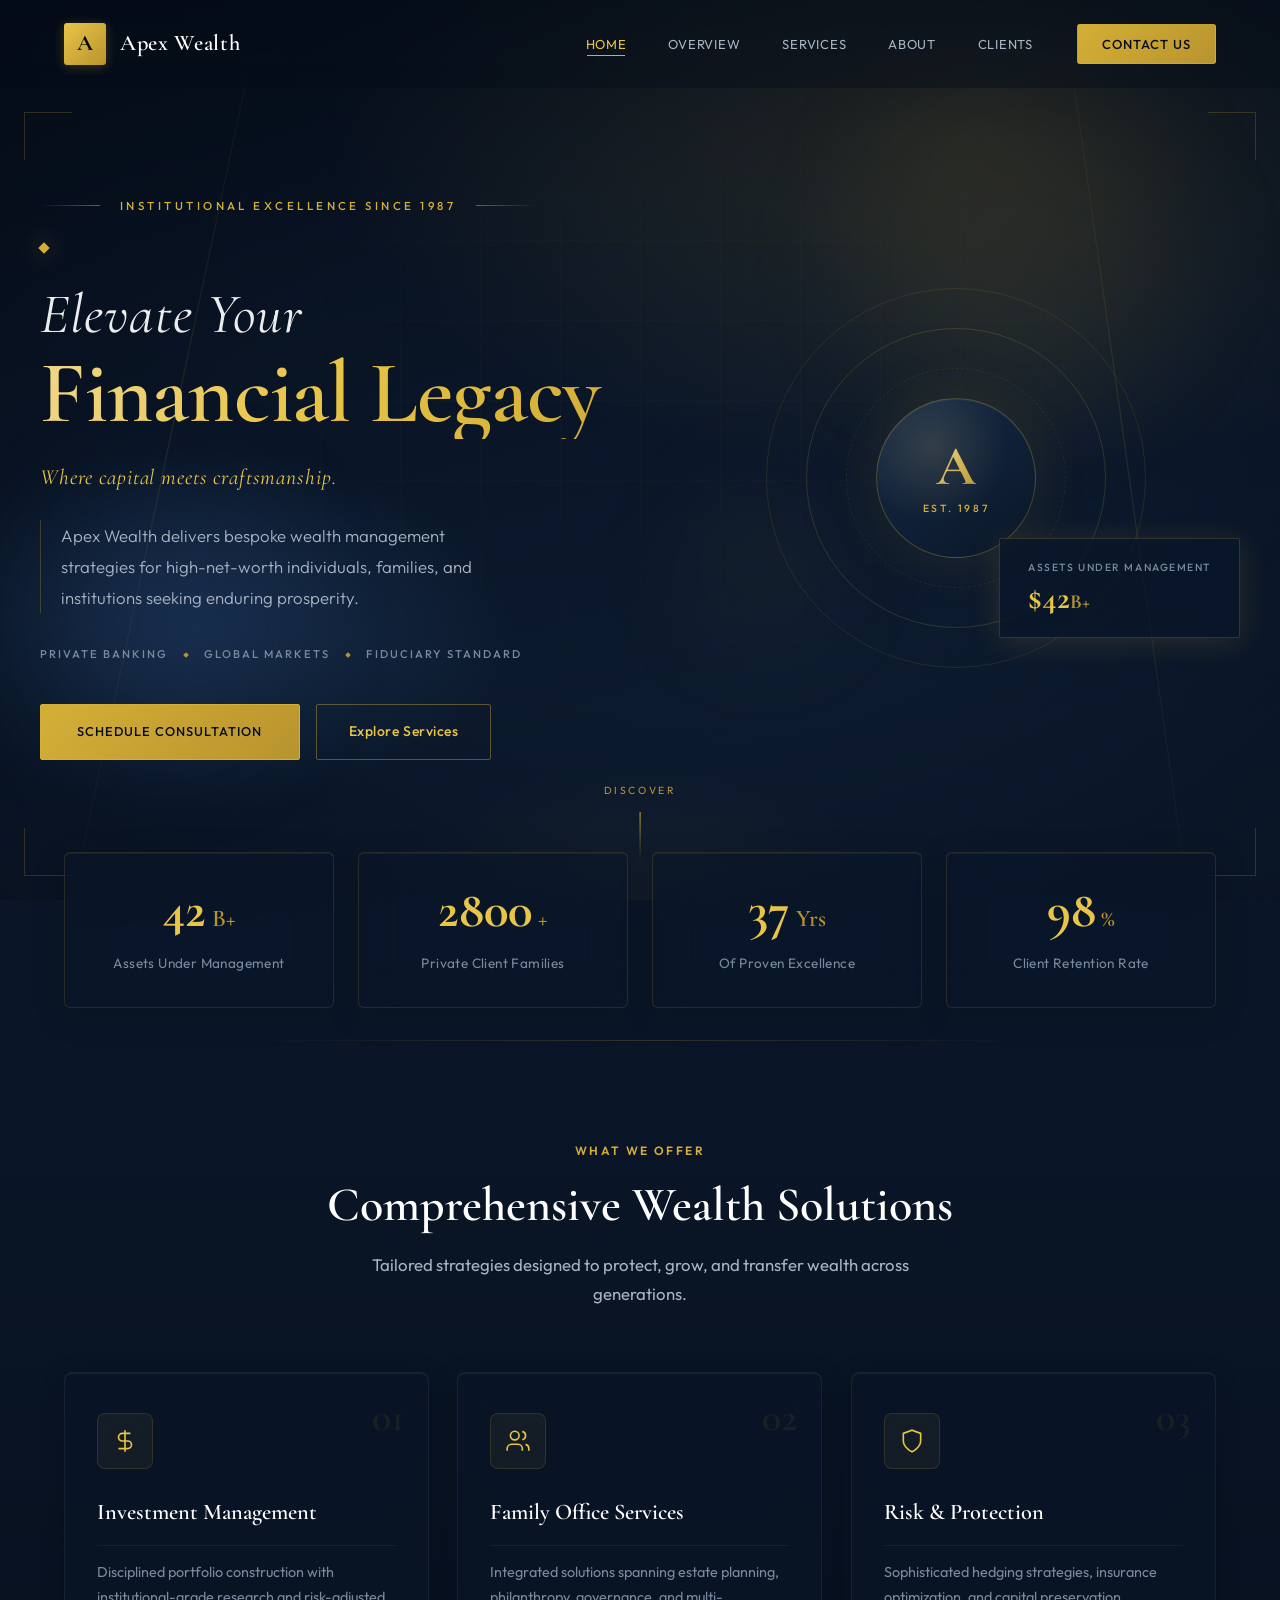
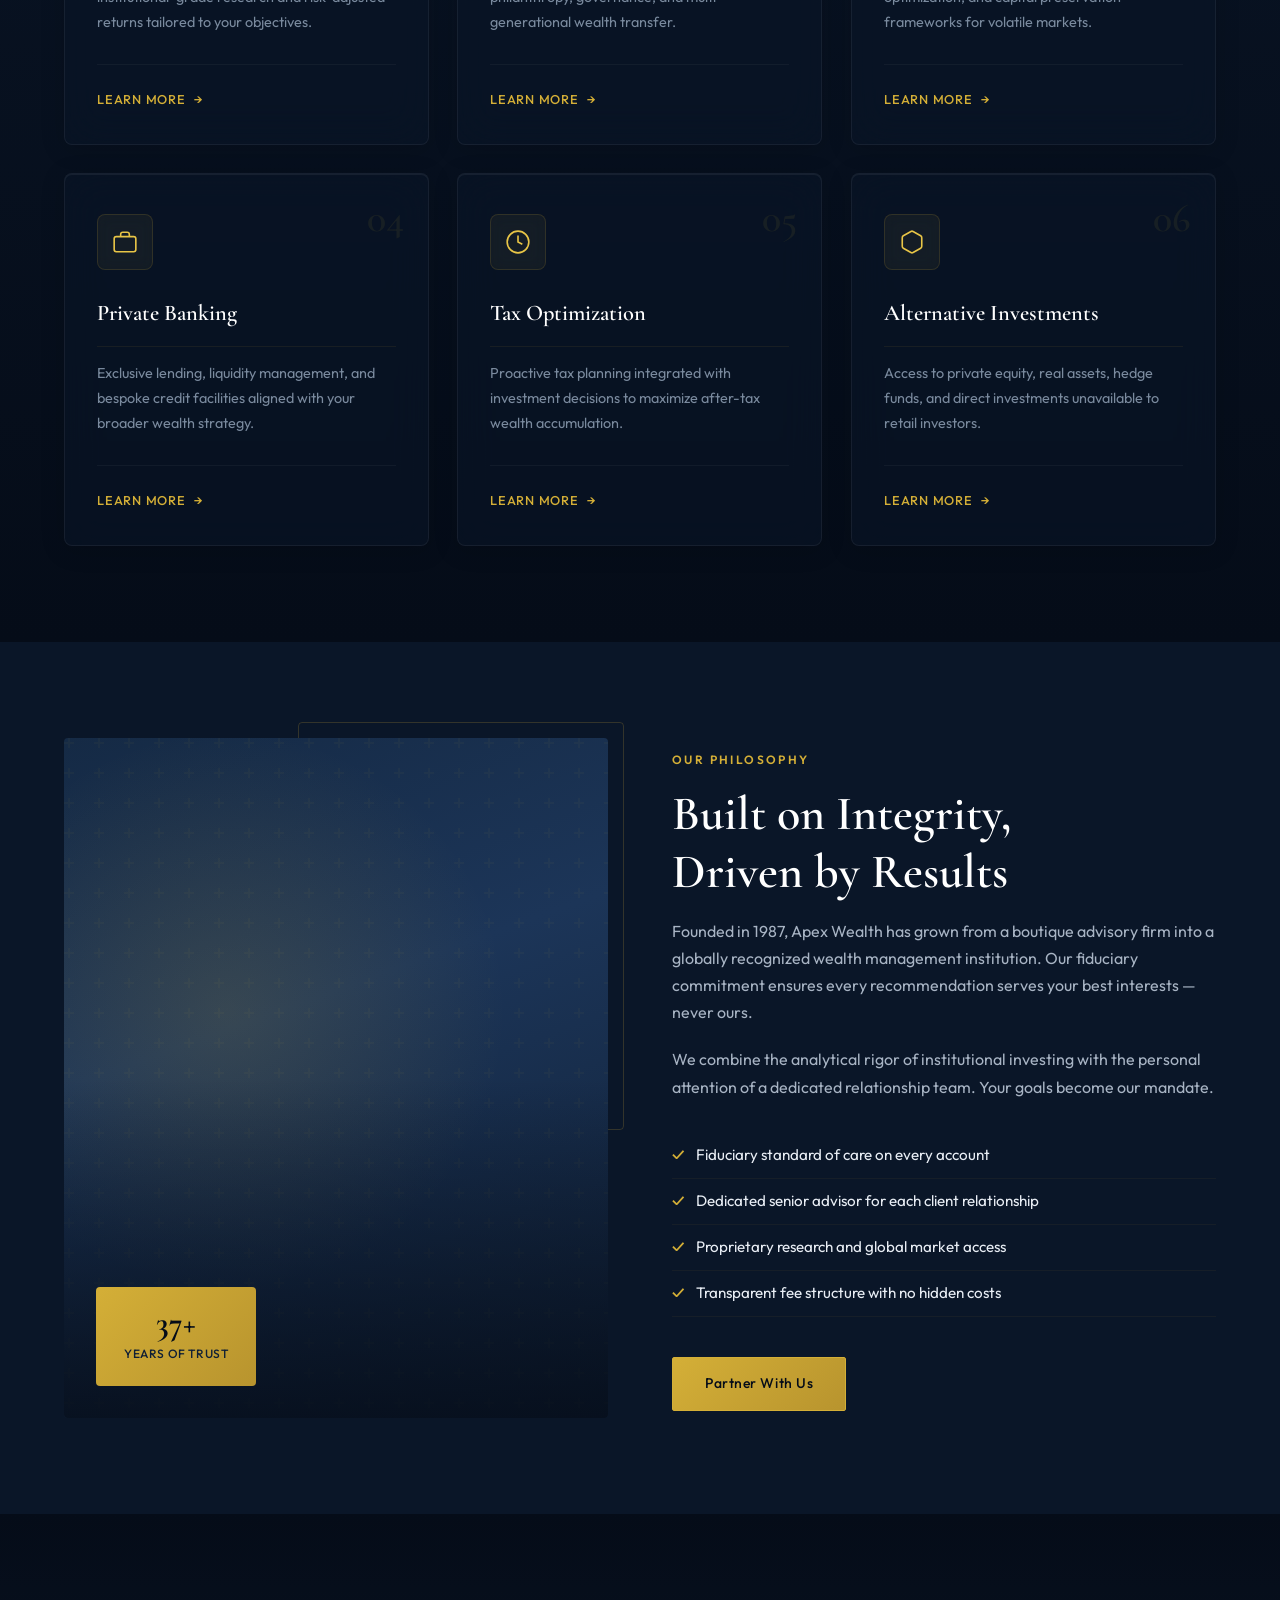
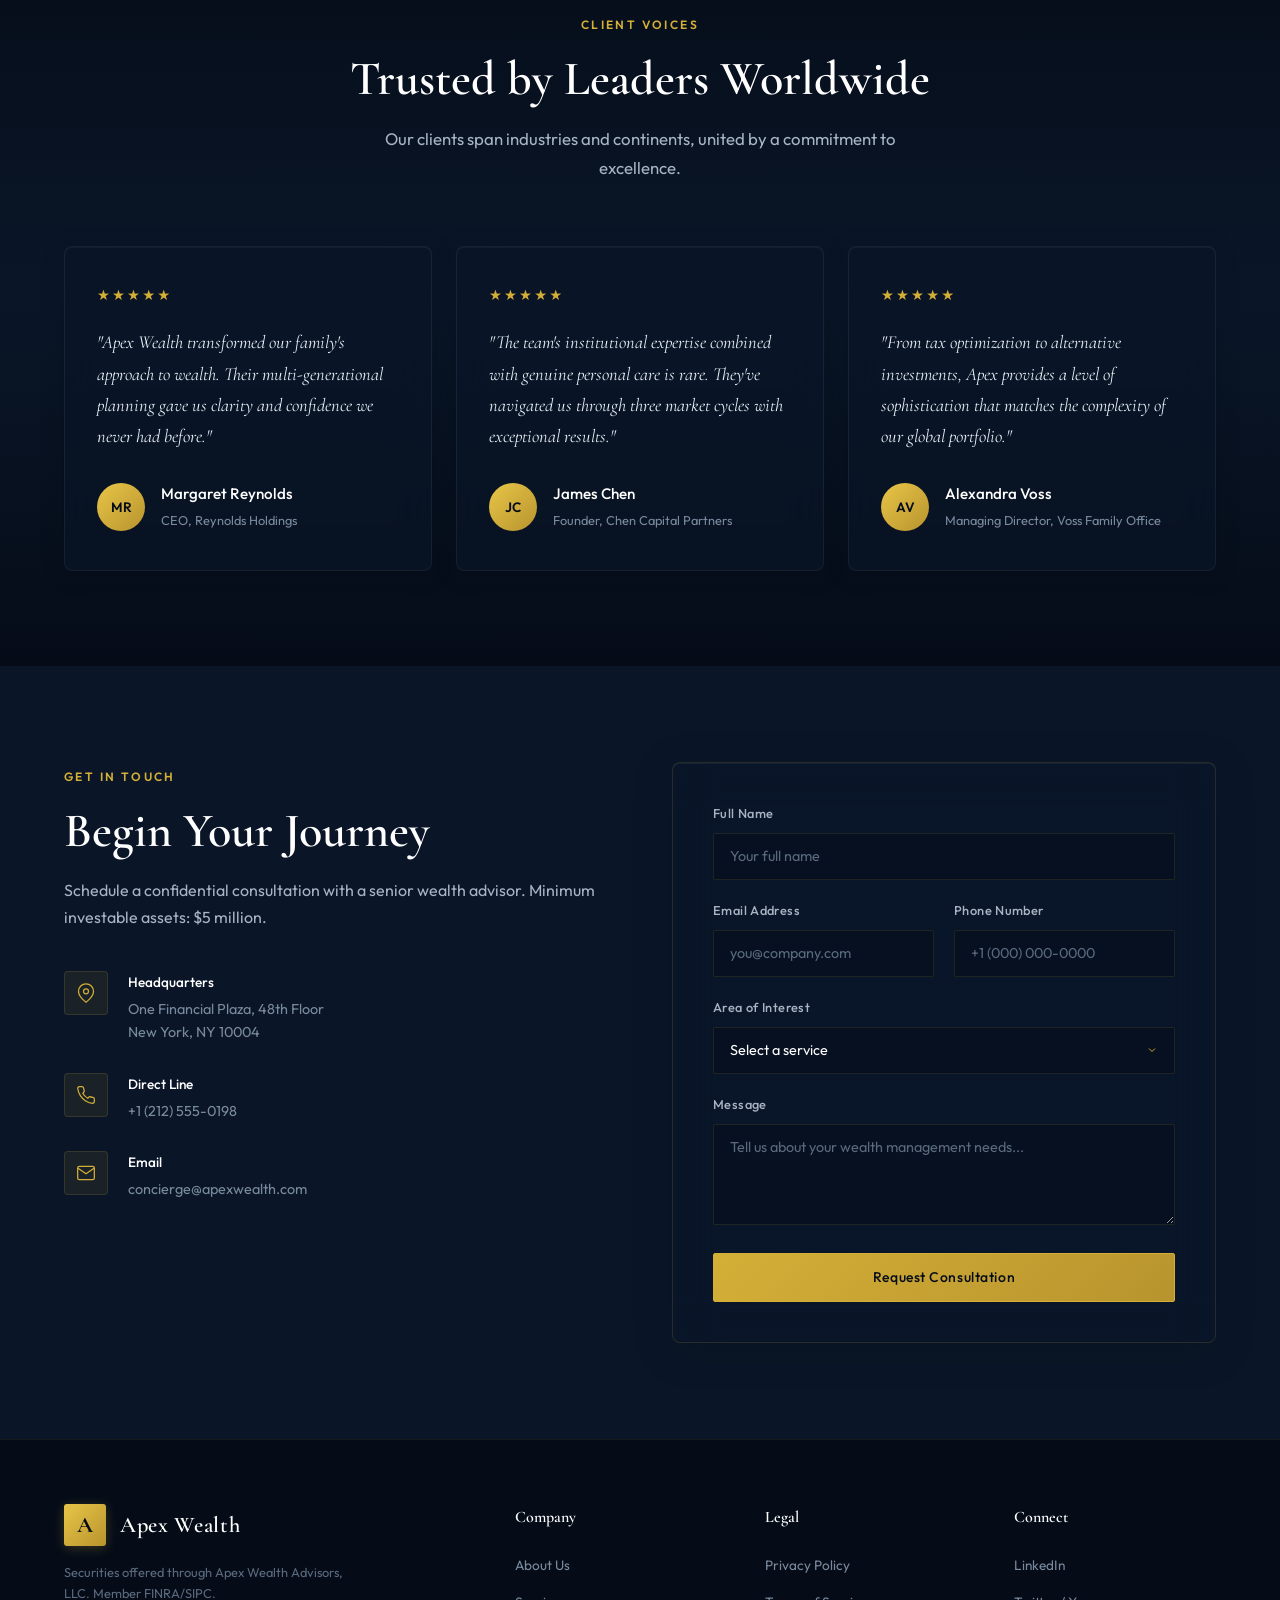
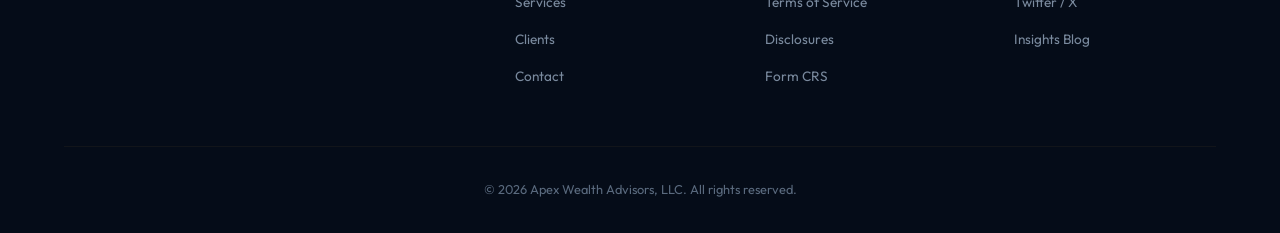
<file: index.html>
<!DOCTYPE html>
<html lang="en">
<head>
  <meta charset="UTF-8">
  <meta name="viewport" content="width=device-width, initial-scale=1.0">
  <meta name="description" content="Apex Wealth — Premier wealth management for discerning clients. Institutional expertise, personalized strategy, lasting legacy.">
  <title>Apex Wealth | Premier Wealth Management</title>
  <link rel="preconnect" href="https://fonts.googleapis.com">
  <link rel="preconnect" href="https://fonts.gstatic.com" crossorigin>
  <link href="https://fonts.googleapis.com/css2?family=Cormorant+Garamond:ital,wght@0,400;0,600;0,700;1,400&family=Outfit:wght@300;400;500;600&display=swap" rel="stylesheet">
  <link rel="stylesheet" href="style.css">
</head>
<body>

  <!-- Navigation -->
  <header class="header" id="header">
    <nav class="nav container">
      <a href="#hero" class="nav__logo">
        <span class="nav__logo-icon">A</span>
        <span class="nav__logo-text">Apex Wealth</span>
      </a>

      <ul class="nav__menu" id="nav-menu">
        <li><a href="#hero" class="nav__link active">Home</a></li>
        <li><a href="#stats" class="nav__link">Overview</a></li>
        <li><a href="#services" class="nav__link">Services</a></li>
        <li><a href="#about" class="nav__link">About</a></li>
        <li><a href="#testimonials" class="nav__link">Clients</a></li>
        <li><a href="#contact" class="nav__link nav__link--cta">Contact Us</a></li>
      </ul>

      <button class="nav__toggle" id="nav-toggle" aria-label="Toggle navigation menu" aria-expanded="false">
        <span></span>
        <span></span>
        <span></span>
      </button>
    </nav>
  </header>

  <main>

    <!-- Hero -->
    <section class="hero" id="hero">
      <div class="hero__bg">
        <div class="hero__gradient"></div>
        <div class="hero__pattern"></div>
        <div class="hero__vignette"></div>
        <div class="hero__beam hero__beam--1"></div>
        <div class="hero__beam hero__beam--2"></div>
        <div class="hero__orb hero__orb--1"></div>
        <div class="hero__orb hero__orb--2"></div>
        <div class="hero__orb hero__orb--3"></div>
      </div>

      <div class="hero__frame">
        <span class="hero__corner hero__corner--tl"></span>
        <span class="hero__corner hero__corner--tr"></span>
        <span class="hero__corner hero__corner--bl"></span>
        <span class="hero__corner hero__corner--br"></span>
      </div>

      <div class="hero__inner container">
        <div class="hero__content">
          <div class="hero__eyebrow reveal">
            <span class="hero__eyebrow-line"></span>
            <span class="hero__eyebrow-text">Institutional Excellence Since 1987</span>
            <span class="hero__eyebrow-line"></span>
          </div>

          <div class="hero__divider reveal" aria-hidden="true">
            <span class="hero__divider-diamond"></span>
          </div>

          <h1 class="hero__title reveal">
            <span class="hero__title-line">Elevate Your</span>
            <span class="hero__title-accent">Financial Legacy</span>
          </h1>

          <p class="hero__tagline reveal">Where capital meets craftsmanship.</p>

          <p class="hero__subtitle reveal">
            Apex Wealth delivers bespoke wealth management strategies for high-net-worth individuals, families, and institutions seeking enduring prosperity.
          </p>

          <div class="hero__credentials reveal">
            <span class="hero__credential">Private Banking</span>
            <span class="hero__credential-sep"></span>
            <span class="hero__credential">Global Markets</span>
            <span class="hero__credential-sep"></span>
            <span class="hero__credential">Fiduciary Standard</span>
          </div>

          <div class="hero__actions reveal">
            <a href="#contact" class="btn btn--primary btn--luxury">Schedule Consultation</a>
            <a href="#services" class="btn btn--outline">Explore Services</a>
          </div>
        </div>

        <div class="hero__visual reveal" aria-hidden="true">
          <div class="hero__visual-ring hero__visual-ring--1"></div>
          <div class="hero__visual-ring hero__visual-ring--2"></div>
          <div class="hero__visual-ring hero__visual-ring--3"></div>
          <div class="hero__visual-core">
            <span class="hero__visual-icon">A</span>
            <span class="hero__visual-label">Est. 1987</span>
          </div>
          <div class="hero__visual-card">
            <span class="hero__visual-card-label">Assets Under Management</span>
            <span class="hero__visual-card-value">$42<span>B+</span></span>
          </div>
        </div>
      </div>

      <div class="hero__scroll">
        <span>Discover</span>
        <div class="hero__scroll-line"></div>
      </div>
    </section>

    <!-- Statistics -->
    <section class="stats" id="stats">
      <div class="container">
        <div class="stats__grid">
          <div class="stat-card reveal reveal-scale">
            <span class="stat-card__number" data-target="42">0</span>
            <span class="stat-card__suffix">B+</span>
            <p class="stat-card__label">Assets Under Management</p>
          </div>
          <div class="stat-card reveal reveal-scale">
            <span class="stat-card__number" data-target="2800">0</span>
            <span class="stat-card__suffix">+</span>
            <p class="stat-card__label">Private Client Families</p>
          </div>
          <div class="stat-card reveal reveal-scale">
            <span class="stat-card__number" data-target="37">0</span>
            <span class="stat-card__suffix">Yrs</span>
            <p class="stat-card__label">Of Proven Excellence</p>
          </div>
          <div class="stat-card reveal reveal-scale">
            <span class="stat-card__number" data-target="98">0</span>
            <span class="stat-card__suffix">%</span>
            <p class="stat-card__label">Client Retention Rate</p>
          </div>
        </div>
      </div>
    </section>

    <!-- Services -->
    <section class="services section" id="services">
      <div class="container">
        <div class="section__header reveal reveal-fade">
          <span class="section__eyebrow">What We Offer</span>
          <h2 class="section__title">Comprehensive Wealth Solutions</h2>
          <p class="section__desc">Tailored strategies designed to protect, grow, and transfer wealth across generations.</p>
        </div>

        <div class="services__grid">
          <article class="service-card reveal reveal-scale">
            <span class="service-card__shine"></span>
            <span class="service-card__index">01</span>
            <div class="service-card__icon">
              <svg viewBox="0 0 24 24" fill="none" stroke="currentColor" stroke-width="1.5"><path d="M12 2v20M17 5H9.5a3.5 3.5 0 0 0 0 7h5a3.5 3.5 0 0 1 0 7H6"/></svg>
            </div>
            <h3 class="service-card__title">Investment Management</h3>
            <p class="service-card__desc">Disciplined portfolio construction with institutional-grade research and risk-adjusted returns tailored to your objectives.</p>
            <div class="service-card__footer">
              <a href="#contact" class="service-card__link">Learn more <span>&rarr;</span></a>
            </div>
          </article>

          <article class="service-card reveal reveal-scale">
            <span class="service-card__shine"></span>
            <span class="service-card__index">02</span>
            <div class="service-card__icon">
              <svg viewBox="0 0 24 24" fill="none" stroke="currentColor" stroke-width="1.5"><path d="M16 21v-2a4 4 0 0 0-4-4H6a4 4 0 0 0-4 4v2"/><circle cx="9" cy="7" r="4"/><path d="M22 21v-2a4 4 0 0 0-3-3.87M16 3.13a4 4 0 0 1 0 7.75"/></svg>
            </div>
            <h3 class="service-card__title">Family Office Services</h3>
            <p class="service-card__desc">Integrated solutions spanning estate planning, philanthropy, governance, and multi-generational wealth transfer.</p>
            <div class="service-card__footer">
              <a href="#contact" class="service-card__link">Learn more <span>&rarr;</span></a>
            </div>
          </article>

          <article class="service-card reveal reveal-scale">
            <span class="service-card__shine"></span>
            <span class="service-card__index">03</span>
            <div class="service-card__icon">
              <svg viewBox="0 0 24 24" fill="none" stroke="currentColor" stroke-width="1.5"><path d="M12 22s8-4 8-10V5l-8-3-8 3v7c0 6 8 10 8 10z"/></svg>
            </div>
            <h3 class="service-card__title">Risk &amp; Protection</h3>
            <p class="service-card__desc">Sophisticated hedging strategies, insurance optimization, and capital preservation frameworks for volatile markets.</p>
            <div class="service-card__footer">
              <a href="#contact" class="service-card__link">Learn more <span>&rarr;</span></a>
            </div>
          </article>

          <article class="service-card reveal reveal-scale">
            <span class="service-card__shine"></span>
            <span class="service-card__index">04</span>
            <div class="service-card__icon">
              <svg viewBox="0 0 24 24" fill="none" stroke="currentColor" stroke-width="1.5"><rect x="2" y="7" width="20" height="14" rx="2"/><path d="M16 7V5a2 2 0 0 0-2-2h-4a2 2 0 0 0-2 2v2"/></svg>
            </div>
            <h3 class="service-card__title">Private Banking</h3>
            <p class="service-card__desc">Exclusive lending, liquidity management, and bespoke credit facilities aligned with your broader wealth strategy.</p>
            <div class="service-card__footer">
              <a href="#contact" class="service-card__link">Learn more <span>&rarr;</span></a>
            </div>
          </article>

          <article class="service-card reveal reveal-scale">
            <span class="service-card__shine"></span>
            <span class="service-card__index">05</span>
            <div class="service-card__icon">
              <svg viewBox="0 0 24 24" fill="none" stroke="currentColor" stroke-width="1.5"><circle cx="12" cy="12" r="10"/><path d="M12 6v6l4 2"/></svg>
            </div>
            <h3 class="service-card__title">Tax Optimization</h3>
            <p class="service-card__desc">Proactive tax planning integrated with investment decisions to maximize after-tax wealth accumulation.</p>
            <div class="service-card__footer">
              <a href="#contact" class="service-card__link">Learn more <span>&rarr;</span></a>
            </div>
          </article>

          <article class="service-card reveal reveal-scale">
            <span class="service-card__shine"></span>
            <span class="service-card__index">06</span>
            <div class="service-card__icon">
              <svg viewBox="0 0 24 24" fill="none" stroke="currentColor" stroke-width="1.5"><path d="M21 16V8a2 2 0 0 0-1-1.73l-7-4a2 2 0 0 0-2 0l-7 4A2 2 0 0 0 3 8v8a2 2 0 0 0 1 1.73l7 4a2 2 0 0 0 2 0l7-4A2 2 0 0 0 21 16z"/></svg>
            </div>
            <h3 class="service-card__title">Alternative Investments</h3>
            <p class="service-card__desc">Access to private equity, real assets, hedge funds, and direct investments unavailable to retail investors.</p>
            <div class="service-card__footer">
              <a href="#contact" class="service-card__link">Learn more <span>&rarr;</span></a>
            </div>
          </article>
        </div>
      </div>
    </section>

    <!-- About -->
    <section class="about section" id="about">
      <div class="container">
        <div class="about__grid">
          <div class="about__visual reveal reveal-left">
            <div class="about__image">
              <div class="about__image-inner">
                <div class="about__image-overlay"></div>
                <div class="about__badge">
                  <span class="about__badge-number">37+</span>
                  <span class="about__badge-text">Years of Trust</span>
                </div>
              </div>
            </div>
            <div class="about__accent-line"></div>
          </div>

          <div class="about__content reveal reveal-right">
            <span class="section__eyebrow">Our Philosophy</span>
            <h2 class="section__title">Built on Integrity,<br>Driven by Results</h2>
            <p class="about__text">
              Founded in 1987, Apex Wealth has grown from a boutique advisory firm into a globally recognized wealth management institution. Our fiduciary commitment ensures every recommendation serves your best interests — never ours.
            </p>
            <p class="about__text">
              We combine the analytical rigor of institutional investing with the personal attention of a dedicated relationship team. Your goals become our mandate.
            </p>

            <ul class="about__features">
              <li>
                <span class="about__check">&#10003;</span>
                Fiduciary standard of care on every account
              </li>
              <li>
                <span class="about__check">&#10003;</span>
                Dedicated senior advisor for each client relationship
              </li>
              <li>
                <span class="about__check">&#10003;</span>
                Proprietary research and global market access
              </li>
              <li>
                <span class="about__check">&#10003;</span>
                Transparent fee structure with no hidden costs
              </li>
            </ul>

            <a href="#contact" class="btn btn--primary">Partner With Us</a>
          </div>
        </div>
      </div>
    </section>

    <!-- Testimonials -->
    <section class="testimonials section" id="testimonials">
      <div class="container">
        <div class="section__header reveal reveal-fade">
          <span class="section__eyebrow">Client Voices</span>
          <h2 class="section__title">Trusted by Leaders Worldwide</h2>
          <p class="section__desc">Our clients span industries and continents, united by a commitment to excellence.</p>
        </div>

        <div class="testimonials__grid">
          <blockquote class="testimonial-card reveal reveal-scale">
            <div class="testimonial-card__stars">&#9733;&#9733;&#9733;&#9733;&#9733;</div>
            <p class="testimonial-card__quote">"Apex Wealth transformed our family's approach to wealth. Their multi-generational planning gave us clarity and confidence we never had before."</p>
            <footer class="testimonial-card__author">
              <div class="testimonial-card__avatar">MR</div>
              <div>
                <cite class="testimonial-card__name">Margaret Reynolds</cite>
                <span class="testimonial-card__role">CEO, Reynolds Holdings</span>
              </div>
            </footer>
          </blockquote>

          <blockquote class="testimonial-card reveal reveal-scale">
            <div class="testimonial-card__stars">&#9733;&#9733;&#9733;&#9733;&#9733;</div>
            <p class="testimonial-card__quote">"The team's institutional expertise combined with genuine personal care is rare. They've navigated us through three market cycles with exceptional results."</p>
            <footer class="testimonial-card__author">
              <div class="testimonial-card__avatar">JC</div>
              <div>
                <cite class="testimonial-card__name">James Chen</cite>
                <span class="testimonial-card__role">Founder, Chen Capital Partners</span>
              </div>
            </footer>
          </blockquote>

          <blockquote class="testimonial-card reveal reveal-scale">
            <div class="testimonial-card__stars">&#9733;&#9733;&#9733;&#9733;&#9733;</div>
            <p class="testimonial-card__quote">"From tax optimization to alternative investments, Apex provides a level of sophistication that matches the complexity of our global portfolio."</p>
            <footer class="testimonial-card__author">
              <div class="testimonial-card__avatar">AV</div>
              <div>
                <cite class="testimonial-card__name">Alexandra Voss</cite>
                <span class="testimonial-card__role">Managing Director, Voss Family Office</span>
              </div>
            </footer>
          </blockquote>
        </div>
      </div>
    </section>

    <!-- Contact -->
    <section class="contact section" id="contact">
      <div class="container">
        <div class="contact__grid">
          <div class="contact__info reveal reveal-left">
            <span class="section__eyebrow">Get in Touch</span>
            <h2 class="section__title">Begin Your Journey</h2>
            <p class="contact__desc">
              Schedule a confidential consultation with a senior wealth advisor. Minimum investable assets: $5 million.
            </p>

            <div class="contact__details">
              <div class="contact__detail reveal">
                <div class="contact__detail-icon">
                  <svg viewBox="0 0 24 24" fill="none" stroke="currentColor" stroke-width="1.5"><path d="M21 10c0 7-9 13-9 13s-9-6-9-13a9 9 0 0 1 18 0z"/><circle cx="12" cy="10" r="3"/></svg>
                </div>
                <div>
                  <strong>Headquarters</strong>
                  <p>One Financial Plaza, 48th Floor<br>New York, NY 10004</p>
                </div>
              </div>

              <div class="contact__detail reveal">
                <div class="contact__detail-icon">
                  <svg viewBox="0 0 24 24" fill="none" stroke="currentColor" stroke-width="1.5"><path d="M22 16.92v3a2 2 0 0 1-2.18 2 19.79 19.79 0 0 1-8.63-3.07 19.5 19.5 0 0 1-6-6 19.79 19.79 0 0 1-3.07-8.67A2 2 0 0 1 4.11 2h3a2 2 0 0 1 2 1.72c.127.96.361 1.903.7 2.81a2 2 0 0 1-.45 2.11L8.09 9.91a16 16 0 0 0 6 6l1.27-1.27a2 2 0 0 1 2.11-.45c.907.339 1.85.573 2.81.7A2 2 0 0 1 22 16.92z"/></svg>
                </div>
                <div>
                  <strong>Direct Line</strong>
                  <p>+1 (212) 555-0198</p>
                </div>
              </div>

              <div class="contact__detail reveal">
                <div class="contact__detail-icon">
                  <svg viewBox="0 0 24 24" fill="none" stroke="currentColor" stroke-width="1.5"><path d="M4 4h16c1.1 0 2 .9 2 2v12c0 1.1-.9 2-2 2H4c-1.1 0-2-.9-2-2V6c0-1.1.9-2 2-2z"/><polyline points="22,6 12,13 2,6"/></svg>
                </div>
                <div>
                  <strong>Email</strong>
                  <p>concierge@apexwealth.com</p>
                </div>
              </div>
            </div>
          </div>

          <form class="contact__form reveal reveal-right" id="contact-form" novalidate>
            <div class="form-group">
              <label for="name">Full Name</label>
              <input type="text" id="name" name="name" placeholder="Your full name" required>
            </div>
            <div class="form-row">
              <div class="form-group">
                <label for="email">Email Address</label>
                <input type="email" id="email" name="email" placeholder="you@company.com" required>
              </div>
              <div class="form-group">
                <label for="phone">Phone Number</label>
                <input type="tel" id="phone" name="phone" placeholder="+1 (000) 000-0000">
              </div>
            </div>
            <div class="form-group">
              <label for="interest">Area of Interest</label>
              <select id="interest" name="interest">
                <option value="">Select a service</option>
                <option value="investment">Investment Management</option>
                <option value="family">Family Office Services</option>
                <option value="risk">Risk &amp; Protection</option>
                <option value="banking">Private Banking</option>
                <option value="tax">Tax Optimization</option>
                <option value="alternatives">Alternative Investments</option>
              </select>
            </div>
            <div class="form-group">
              <label for="message">Message</label>
              <textarea id="message" name="message" rows="4" placeholder="Tell us about your wealth management needs..." required></textarea>
            </div>
            <button type="submit" class="btn btn--primary btn--full">Request Consultation</button>
            <p class="form-success" id="form-success" hidden>Thank you. A senior advisor will contact you within one business day.</p>
          </form>
        </div>
      </div>
    </section>

  </main>

  <!-- Footer -->
  <footer class="footer">
    <div class="container">
      <div class="footer__grid">
        <div class="footer__brand">
          <a href="#hero" class="nav__logo">
            <span class="nav__logo-icon">A</span>
            <span class="nav__logo-text">Apex Wealth</span>
          </a>
          <p class="footer__tagline">Securities offered through Apex Wealth Advisors, LLC. Member FINRA/SIPC.</p>
        </div>

        <div class="footer__links">
          <h4>Company</h4>
          <ul>
            <li><a href="#about">About Us</a></li>
            <li><a href="#services">Services</a></li>
            <li><a href="#testimonials">Clients</a></li>
            <li><a href="#contact">Contact</a></li>
          </ul>
        </div>

        <div class="footer__links">
          <h4>Legal</h4>
          <ul>
            <li><a href="#">Privacy Policy</a></li>
            <li><a href="#">Terms of Service</a></li>
            <li><a href="#">Disclosures</a></li>
            <li><a href="#">Form CRS</a></li>
          </ul>
        </div>

        <div class="footer__links">
          <h4>Connect</h4>
          <ul>
            <li><a href="#">LinkedIn</a></li>
            <li><a href="#">Twitter / X</a></li>
            <li><a href="#">Insights Blog</a></li>
          </ul>
        </div>
      </div>

      <div class="footer__bottom">
        <p>&copy; 2026 Apex Wealth Advisors, LLC. All rights reserved.</p>
      </div>
    </div>
  </footer>

  <script src="script.js"></script>
</body>
</html>
</file>
<file: style.css>
/* =============================================
   Apex Wealth — Premium Wealth Management
   ============================================= */

:root {
  --navy-950: #050c18;
  --navy-900: #0a1628;
  --navy-800: #0f1f35;
  --navy-700: #152a45;
  --navy-600: #1c3558;
  --navy-500: #244670;

  --gold-300: #f0d78c;
  --gold-400: #e8c547;
  --gold-500: #d4af37;
  --gold-600: #b8942e;
  --gold-700: #967820;

  --white: #ffffff;
  --gray-100: #e8edf4;
  --gray-300: #a8b4c4;
  --gray-400: #7a8a9e;
  --gray-500: #5a6a7e;

  --font-display: 'Cormorant Garamond', Georgia, serif;
  --font-body: 'Outfit', system-ui, sans-serif;

  --header-height: 88px;
  --transition: 0.35s cubic-bezier(0.4, 0, 0.2, 1);
  --shadow-gold: 0 4px 30px rgba(212, 175, 55, 0.15);
  --shadow-card: 0 8px 40px rgba(0, 0, 0, 0.35);

  --glass-bg: rgba(10, 22, 40, 0.55);
  --glass-bg-strong: rgba(10, 22, 40, 0.78);
  --glass-border: rgba(255, 255, 255, 0.06);
  --glass-border-gold: rgba(212, 175, 55, 0.15);
  --glass-blur: 20px;
  --glass-blur-strong: 28px;
}

*,
*::before,
*::after {
  margin: 0;
  padding: 0;
  box-sizing: border-box;
}

html {
  scroll-behavior: smooth;
  scroll-padding-top: var(--header-height);
}

body {
  font-family: var(--font-body);
  font-weight: 400;
  font-size: 1rem;
  line-height: 1.7;
  color: var(--gray-100);
  background-color: var(--navy-900);
  overflow-x: hidden;
  -webkit-font-smoothing: antialiased;
}

img {
  max-width: 100%;
  display: block;
}

a {
  text-decoration: none;
  color: inherit;
  transition: color var(--transition);
}

ul {
  list-style: none;
}

.container {
  width: 100%;
  max-width: 1200px;
  margin: 0 auto;
  padding: 0 1.5rem;
}

.section {
  padding: 6rem 0;
}

/* ---- Typography ---- */

.section__eyebrow {
  display: inline-block;
  font-size: 0.75rem;
  font-weight: 600;
  letter-spacing: 0.2em;
  text-transform: uppercase;
  color: var(--gold-500);
  margin-bottom: 1rem;
}

.section__title {
  font-family: var(--font-display);
  font-size: clamp(2rem, 4vw, 3rem);
  font-weight: 600;
  line-height: 1.2;
  color: var(--white);
  margin-bottom: 1rem;
}

.section__desc {
  font-size: 1.05rem;
  color: var(--gray-300);
  max-width: 560px;
}

.section__header {
  text-align: center;
  margin-bottom: 4rem;
}

.section__header .section__desc {
  margin: 0 auto;
}

/* ---- Buttons ---- */

.btn {
  display: inline-flex;
  align-items: center;
  justify-content: center;
  gap: 0.5rem;
  padding: 0.9rem 2rem;
  font-family: var(--font-body);
  font-size: 0.875rem;
  font-weight: 500;
  letter-spacing: 0.04em;
  border-radius: 2px;
  border: 1px solid transparent;
  cursor: pointer;
  transition: all var(--transition);
  position: relative;
  overflow: hidden;
}

.btn--primary {
  background: linear-gradient(135deg, var(--gold-500), var(--gold-600));
  color: var(--navy-950);
  border-color: var(--gold-500);
}

.btn--primary::before {
  content: '';
  position: absolute;
  inset: 0;
  background: linear-gradient(135deg, var(--gold-400), var(--gold-500));
  opacity: 0;
  transition: opacity var(--transition);
}

.btn--primary:hover {
  transform: translateY(-2px);
  box-shadow: var(--shadow-gold);
}

.btn--primary:hover::before {
  opacity: 1;
}

.btn--primary span,
.btn--primary {
  position: relative;
  z-index: 1;
}

.btn--outline {
  background: transparent;
  color: var(--gold-400);
  border-color: rgba(212, 175, 55, 0.4);
}

.btn--outline:hover {
  background: rgba(212, 175, 55, 0.08);
  border-color: var(--gold-500);
  transform: translateY(-2px);
}

.btn--full {
  width: 100%;
}

/* ---- Header / Navigation ---- */

.header {
  position: fixed;
  top: 0;
  left: 0;
  width: 100%;
  height: var(--header-height);
  z-index: 1000;
  background: rgba(5, 12, 24, 0.35);
  backdrop-filter: blur(12px);
  -webkit-backdrop-filter: blur(12px);
  border-bottom: 1px solid transparent;
  transition:
    background var(--transition),
    box-shadow var(--transition),
    backdrop-filter var(--transition),
    border-color var(--transition);
}

.header.scrolled {
  background: var(--glass-bg-strong);
  backdrop-filter: blur(var(--glass-blur-strong));
  -webkit-backdrop-filter: blur(var(--glass-blur-strong));
  border-bottom-color: var(--glass-border-gold);
  box-shadow:
    0 4px 30px rgba(0, 0, 0, 0.25),
    inset 0 1px 0 rgba(255, 255, 255, 0.04);
}

.nav {
  display: flex;
  align-items: center;
  justify-content: space-between;
  height: 100%;
  gap: 2rem;
}

.nav__logo {
  display: flex;
  align-items: center;
  gap: 0.875rem;
  z-index: 1001;
  flex-shrink: 0;
  margin-right: 1rem;
}

.nav__logo-icon {
  display: flex;
  align-items: center;
  justify-content: center;
  width: 42px;
  height: 42px;
  font-family: var(--font-display);
  font-size: 1.4rem;
  font-weight: 700;
  color: var(--navy-950);
  background: linear-gradient(135deg, var(--gold-400), var(--gold-600));
  border-radius: 3px;
  box-shadow: 0 2px 12px rgba(212, 175, 55, 0.25);
}

.nav__logo-text {
  font-family: var(--font-display);
  font-size: 1.4rem;
  font-weight: 600;
  color: var(--white);
  letter-spacing: 0.03em;
}

.nav__menu {
  display: flex;
  align-items: center;
  gap: 0.35rem;
  margin-left: auto;
}

.nav__link {
  padding: 0.625rem 1.125rem;
  font-size: 0.8125rem;
  font-weight: 400;
  color: var(--gray-300);
  letter-spacing: 0.06em;
  text-transform: uppercase;
  position: relative;
  transition: color var(--transition), background var(--transition);
  border-radius: 3px;
}

.nav__link::after {
  content: '';
  position: absolute;
  bottom: 0.35rem;
  left: 50%;
  width: 0;
  height: 1px;
  background: var(--gold-500);
  transition: width var(--transition), left var(--transition);
}

.nav__link:hover {
  color: var(--gold-400);
  background: rgba(212, 175, 55, 0.05);
}

.nav__link.active {
  color: var(--gold-400);
}

.nav__link:hover::after,
.nav__link.active::after {
  width: 50%;
  left: 25%;
}

.nav__link--cta {
  margin-left: 1.25rem;
  padding: 0.7rem 1.5rem;
  background: linear-gradient(135deg, var(--gold-500), var(--gold-600));
  color: var(--navy-950) !important;
  font-weight: 500;
  letter-spacing: 0.08em;
  border-radius: 3px;
  border: 1px solid rgba(212, 175, 55, 0.3);
}

.nav__link--cta::after {
  display: none;
}

.nav__link--cta:hover {
  background: linear-gradient(135deg, var(--gold-400), var(--gold-500));
  transform: translateY(-1px);
  box-shadow: var(--shadow-gold);
}

.nav__toggle {
  display: none;
  flex-direction: column;
  gap: 5px;
  background: none;
  border: none;
  cursor: pointer;
  padding: 0.5rem;
  z-index: 1001;
}

.nav__toggle span {
  display: block;
  width: 24px;
  height: 2px;
  background: var(--gold-400);
  transition: transform var(--transition), opacity var(--transition);
}

.nav__toggle.active span:nth-child(1) {
  transform: translateY(7px) rotate(45deg);
}

.nav__toggle.active span:nth-child(2) {
  opacity: 0;
}

.nav__toggle.active span:nth-child(3) {
  transform: translateY(-7px) rotate(-45deg);
}

/* ---- Hero ---- */

.hero {
  position: relative;
  min-height: 100vh;
  display: flex;
  align-items: center;
  padding-top: var(--header-height);
  overflow: hidden;
}

.hero__bg {
  position: absolute;
  inset: 0;
  z-index: 0;
}

.hero__gradient {
  position: absolute;
  inset: 0;
  background:
    radial-gradient(ellipse 90% 70% at 75% 15%, rgba(212, 175, 55, 0.14) 0%, transparent 55%),
    radial-gradient(ellipse 50% 40% at 15% 70%, rgba(36, 70, 112, 0.5) 0%, transparent 50%),
    radial-gradient(ellipse 40% 30% at 50% 100%, rgba(212, 175, 55, 0.06) 0%, transparent 50%),
    linear-gradient(165deg, var(--navy-950) 0%, var(--navy-900) 45%, var(--navy-800) 100%);
}

.hero__pattern {
  position: absolute;
  inset: 0;
  opacity: 0.035;
  background-image:
    linear-gradient(rgba(212, 175, 55, 0.6) 1px, transparent 1px),
    linear-gradient(90deg, rgba(212, 175, 55, 0.6) 1px, transparent 1px);
  background-size: 80px 80px;
  mask-image: radial-gradient(ellipse 70% 60% at 50% 40%, black 20%, transparent 80%);
}

.hero__vignette {
  position: absolute;
  inset: 0;
  background: radial-gradient(ellipse 80% 70% at 50% 50%, transparent 40%, rgba(5, 12, 24, 0.65) 100%);
  pointer-events: none;
}

.hero__beam {
  position: absolute;
  width: 1px;
  height: 120%;
  top: -10%;
  background: linear-gradient(to bottom, transparent, rgba(212, 175, 55, 0.15), transparent);
  transform-origin: top center;
  pointer-events: none;
}

.hero__beam--1 {
  left: 22%;
  transform: rotate(12deg);
  animation: beamDrift 12s ease-in-out infinite;
}

.hero__beam--2 {
  right: 18%;
  transform: rotate(-8deg);
  animation: beamDrift 15s ease-in-out infinite reverse;
}

.hero__orb {
  position: absolute;
  border-radius: 50%;
  filter: blur(60px);
  pointer-events: none;
  animation: orbFloat 10s ease-in-out infinite;
}

.hero__orb--1 {
  width: 320px;
  height: 320px;
  top: 10%;
  right: 8%;
  background: rgba(212, 175, 55, 0.07);
}

.hero__orb--2 {
  width: 200px;
  height: 200px;
  bottom: 20%;
  left: 5%;
  background: rgba(28, 53, 88, 0.5);
  animation-delay: -4s;
}

.hero__orb--3 {
  width: 140px;
  height: 140px;
  top: 55%;
  right: 35%;
  background: rgba(232, 197, 71, 0.05);
  animation-delay: -7s;
}

.hero__frame {
  position: absolute;
  inset: calc(var(--header-height) + 1.5rem) 1.5rem 1.5rem;
  z-index: 1;
  pointer-events: none;
}

.hero__corner {
  position: absolute;
  width: 48px;
  height: 48px;
  border-color: rgba(212, 175, 55, 0.2);
  border-style: solid;
  border-width: 0;
}

.hero__corner--tl {
  top: 0;
  left: 0;
  border-top-width: 1px;
  border-left-width: 1px;
}

.hero__corner--tr {
  top: 0;
  right: 0;
  border-top-width: 1px;
  border-right-width: 1px;
}

.hero__corner--bl {
  bottom: 0;
  left: 0;
  border-bottom-width: 1px;
  border-left-width: 1px;
}

.hero__corner--br {
  bottom: 0;
  right: 0;
  border-bottom-width: 1px;
  border-right-width: 1px;
}

.hero__inner {
  position: relative;
  z-index: 2;
  display: grid;
  grid-template-columns: 1fr 1fr;
  gap: 4rem;
  align-items: center;
  padding: 5rem 0 7rem;
  width: 100%;
}

.hero__content {
  max-width: 620px;
}

.hero__eyebrow {
  display: flex;
  align-items: center;
  gap: 1.25rem;
  margin-bottom: 1.75rem;
}

.hero__eyebrow-line {
  flex: 1;
  max-width: 60px;
  height: 1px;
  background: linear-gradient(90deg, transparent, rgba(212, 175, 55, 0.5));
}

.hero__eyebrow-line:last-child {
  background: linear-gradient(90deg, rgba(212, 175, 55, 0.5), transparent);
}

.hero__eyebrow-text {
  font-size: 0.72rem;
  font-weight: 500;
  letter-spacing: 0.3em;
  text-transform: uppercase;
  color: var(--gold-500);
  white-space: nowrap;
}

.hero__divider {
  display: flex;
  align-items: center;
  margin-bottom: 2rem;
}

.hero__divider-diamond {
  width: 8px;
  height: 8px;
  background: var(--gold-500);
  transform: rotate(45deg);
  box-shadow: 0 0 20px rgba(212, 175, 55, 0.4);
}

.hero__title {
  font-family: var(--font-display);
  display: flex;
  flex-direction: column;
  gap: 0.15em;
  margin-bottom: 1.25rem;
}

.hero__title-line {
  font-size: clamp(2.4rem, 5vw, 3.5rem);
  font-weight: 400;
  font-style: italic;
  line-height: 1.1;
  color: rgba(255, 255, 255, 0.92);
  letter-spacing: 0.02em;
}

.hero__title-accent {
  font-size: clamp(3.2rem, 8vw, 5.5rem);
  font-weight: 600;
  line-height: 1.02;
  letter-spacing: -0.01em;
  background: linear-gradient(
    120deg,
    var(--gold-300) 0%,
    var(--gold-400) 25%,
    var(--gold-500) 50%,
    var(--gold-300) 75%,
    var(--gold-500) 100%
  );
  background-size: 200% auto;
  -webkit-background-clip: text;
  -webkit-text-fill-color: transparent;
  background-clip: text;
  animation: goldShimmer 8s linear infinite;
}

.hero__tagline {
  font-family: var(--font-display);
  font-size: clamp(1.1rem, 2vw, 1.35rem);
  font-style: italic;
  font-weight: 400;
  color: var(--gold-400);
  opacity: 0.85;
  margin-bottom: 1.5rem;
  letter-spacing: 0.04em;
}

.hero__subtitle {
  font-size: clamp(0.95rem, 1.8vw, 1.05rem);
  font-weight: 300;
  color: var(--gray-300);
  max-width: 480px;
  margin-bottom: 2rem;
  line-height: 1.85;
  padding-left: 1.25rem;
  border-left: 1px solid rgba(212, 175, 55, 0.25);
}

.hero__credentials {
  display: flex;
  flex-wrap: wrap;
  align-items: center;
  gap: 0.75rem 1rem;
  margin-bottom: 2.5rem;
}

.hero__credential {
  font-size: 0.7rem;
  font-weight: 500;
  letter-spacing: 0.18em;
  text-transform: uppercase;
  color: var(--gray-400);
}

.hero__credential-sep {
  width: 4px;
  height: 4px;
  background: var(--gold-600);
  transform: rotate(45deg);
  flex-shrink: 0;
}

.hero__actions {
  display: flex;
  flex-wrap: wrap;
  gap: 1rem;
}

.btn--luxury {
  padding: 1rem 2.25rem;
  letter-spacing: 0.08em;
  text-transform: uppercase;
  font-size: 0.8rem;
}

/* Hero Visual Panel */

.hero__visual {
  position: relative;
  display: flex;
  align-items: center;
  justify-content: center;
  min-height: 420px;
}

.hero__visual-ring {
  position: absolute;
  border-radius: 50%;
  border: 1px solid rgba(212, 175, 55, 0.12);
}

.hero__visual-ring--1 {
  width: 380px;
  height: 380px;
  animation: ringRotate 40s linear infinite;
}

.hero__visual-ring--2 {
  width: 300px;
  height: 300px;
  border-color: rgba(212, 175, 55, 0.18);
  animation: ringRotate 30s linear infinite reverse;
}

.hero__visual-ring--3 {
  width: 220px;
  height: 220px;
  border-style: dashed;
  border-color: rgba(212, 175, 55, 0.1);
  animation: ringRotate 25s linear infinite;
}

.hero__visual-core {
  position: relative;
  z-index: 2;
  width: 160px;
  height: 160px;
  display: flex;
  flex-direction: column;
  align-items: center;
  justify-content: center;
  border-radius: 50%;
  background:
    radial-gradient(circle at 35% 30%, rgba(240, 215, 140, 0.15), transparent 50%),
    linear-gradient(145deg, var(--navy-700), var(--navy-900));
  border: 1px solid rgba(212, 175, 55, 0.3);
  box-shadow:
    0 0 60px rgba(212, 175, 55, 0.12),
    inset 0 1px 0 rgba(255, 255, 255, 0.06);
}

.hero__visual-icon {
  font-family: var(--font-display);
  font-size: 3.5rem;
  font-weight: 700;
  line-height: 1;
  background: linear-gradient(135deg, var(--gold-300), var(--gold-600));
  -webkit-background-clip: text;
  -webkit-text-fill-color: transparent;
  background-clip: text;
}

.hero__visual-label {
  margin-top: 0.35rem;
  font-size: 0.65rem;
  font-weight: 500;
  letter-spacing: 0.25em;
  text-transform: uppercase;
  color: var(--gold-500);
}

.hero__visual-card {
  position: absolute;
  bottom: 12%;
  right: 0;
  z-index: 3;
  padding: 1.25rem 1.75rem;
  background: rgba(10, 22, 40, 0.75);
  backdrop-filter: blur(12px);
  -webkit-backdrop-filter: blur(12px);
  border: 1px solid rgba(212, 175, 55, 0.2);
  border-radius: 2px;
  box-shadow: var(--shadow-gold);
  animation: cardFloat 6s ease-in-out infinite;
}

.hero__visual-card-label {
  display: block;
  font-size: 0.65rem;
  font-weight: 500;
  letter-spacing: 0.15em;
  text-transform: uppercase;
  color: var(--gray-400);
  margin-bottom: 0.35rem;
}

.hero__visual-card-value {
  font-family: var(--font-display);
  font-size: 2rem;
  font-weight: 700;
  color: var(--gold-400);
  line-height: 1;
}

.hero__visual-card-value span {
  font-size: 1.25rem;
  color: var(--gold-600);
}

.hero__scroll {
  position: absolute;
  bottom: 2.5rem;
  left: 50%;
  transform: translateX(-50%);
  z-index: 2;
  display: flex;
  flex-direction: column;
  align-items: center;
  gap: 0.75rem;
}

.hero__scroll span {
  font-size: 0.65rem;
  letter-spacing: 0.25em;
  text-transform: uppercase;
  color: var(--gold-600);
}

.hero__scroll-line {
  width: 1px;
  height: 48px;
  background: linear-gradient(to bottom, var(--gold-500), transparent);
  animation: scrollPulse 2.5s ease-in-out infinite;
}

@keyframes scrollPulse {
  0%, 100% { opacity: 0.3; transform: scaleY(0.5); }
  50% { opacity: 1; transform: scaleY(1); }
}

@keyframes goldShimmer {
  0% { background-position: 0% center; }
  100% { background-position: 200% center; }
}

@keyframes beamDrift {
  0%, 100% { opacity: 0.4; }
  50% { opacity: 0.8; }
}

@keyframes orbFloat {
  0%, 100% { transform: translate(0, 0); }
  33% { transform: translate(12px, -18px); }
  66% { transform: translate(-8px, 10px); }
}

@keyframes ringRotate {
  from { transform: rotate(0deg); }
  to { transform: rotate(360deg); }
}

@keyframes cardFloat {
  0%, 100% { transform: translateY(0); }
  50% { transform: translateY(-8px); }
}

/* ---- Statistics ---- */

.stats {
  position: relative;
  margin-top: -3rem;
  z-index: 2;
  padding-bottom: 2rem;
}

.stats__grid {
  display: grid;
  grid-template-columns: repeat(4, 1fr);
  gap: 1.5rem;
}

.stat-card {
  background: var(--glass-bg);
  backdrop-filter: blur(var(--glass-blur));
  -webkit-backdrop-filter: blur(var(--glass-blur));
  border: 1px solid var(--glass-border-gold);
  border-radius: 6px;
  padding: 2rem 1.5rem;
  text-align: center;
  box-shadow:
    inset 0 1px 0 rgba(255, 255, 255, 0.05),
    0 8px 32px rgba(0, 0, 0, 0.2);
  transition: transform var(--transition), border-color var(--transition), box-shadow var(--transition);
}

.stat-card:hover {
  transform: translateY(-4px);
  border-color: rgba(212, 175, 55, 0.3);
  box-shadow: var(--shadow-gold);
}

.stat-card__number {
  font-family: var(--font-display);
  font-size: clamp(2.5rem, 4vw, 3.2rem);
  font-weight: 700;
  color: var(--gold-400);
  line-height: 1;
}

.stat-card__suffix {
  font-family: var(--font-display);
  font-size: 1.5rem;
  font-weight: 600;
  color: var(--gold-600);
  margin-left: 0.15rem;
}

.stat-card__label {
  margin-top: 0.75rem;
  font-size: 0.85rem;
  color: var(--gray-400);
  letter-spacing: 0.03em;
}

/* ---- Services ---- */

.services {
  background: linear-gradient(180deg, var(--navy-900) 0%, var(--navy-950) 100%);
  position: relative;
}

.services::before {
  content: '';
  position: absolute;
  top: 0;
  left: 50%;
  transform: translateX(-50%);
  width: 60%;
  height: 1px;
  background: linear-gradient(90deg, transparent, rgba(212, 175, 55, 0.2), transparent);
}

.services__grid {
  display: grid;
  grid-template-columns: repeat(3, 1fr);
  gap: 1.75rem;
}

.service-card {
  position: relative;
  background: var(--glass-bg);
  backdrop-filter: blur(var(--glass-blur));
  -webkit-backdrop-filter: blur(var(--glass-blur));
  border: 1px solid var(--glass-border);
  border-radius: 8px;
  padding: 2.5rem 2rem 2rem;
  overflow: hidden;
  box-shadow:
    inset 0 1px 0 rgba(255, 255, 255, 0.06),
    0 4px 24px rgba(0, 0, 0, 0.15);
  transition:
    transform 0.45s cubic-bezier(0.4, 0, 0.2, 1),
    border-color var(--transition),
    box-shadow var(--transition);
}

.service-card::before {
  content: '';
  position: absolute;
  top: 0;
  left: 0;
  right: 0;
  height: 1px;
  background: linear-gradient(90deg, transparent, var(--gold-500), transparent);
  opacity: 0;
  transition: opacity var(--transition);
}

.service-card::after {
  content: '';
  position: absolute;
  inset: 0;
  background: radial-gradient(ellipse 80% 50% at 50% 0%, rgba(212, 175, 55, 0.08), transparent 70%);
  opacity: 0;
  transition: opacity var(--transition);
  pointer-events: none;
}

.service-card__shine {
  position: absolute;
  top: 0;
  left: -100%;
  width: 60%;
  height: 100%;
  background: linear-gradient(90deg, transparent, rgba(255, 255, 255, 0.03), transparent);
  transition: left 0.6s ease;
  pointer-events: none;
}

.service-card:hover {
  transform: translateY(-8px);
  border-color: var(--glass-border-gold);
  box-shadow:
    inset 0 1px 0 rgba(255, 255, 255, 0.08),
    0 16px 48px rgba(0, 0, 0, 0.3),
    0 0 40px rgba(212, 175, 55, 0.06);
}

.service-card:hover::before,
.service-card:hover::after {
  opacity: 1;
}

.service-card:hover .service-card__shine {
  left: 120%;
}

.service-card__index {
  position: absolute;
  top: 1.5rem;
  right: 1.5rem;
  font-family: var(--font-display);
  font-size: 2.5rem;
  font-weight: 600;
  line-height: 1;
  color: rgba(212, 175, 55, 0.08);
  transition: color var(--transition);
}

.service-card:hover .service-card__index {
  color: rgba(212, 175, 55, 0.18);
}

.service-card__icon {
  width: 56px;
  height: 56px;
  display: flex;
  align-items: center;
  justify-content: center;
  margin-bottom: 1.5rem;
  color: var(--gold-400);
  background: rgba(212, 175, 55, 0.06);
  backdrop-filter: blur(8px);
  -webkit-backdrop-filter: blur(8px);
  border: 1px solid rgba(212, 175, 55, 0.15);
  border-radius: 8px;
  transition: background var(--transition), border-color var(--transition), transform var(--transition);
}

.service-card:hover .service-card__icon {
  background: rgba(212, 175, 55, 0.12);
  border-color: rgba(212, 175, 55, 0.3);
  transform: scale(1.05);
}

.service-card__icon svg {
  width: 26px;
  height: 26px;
}

.service-card__title {
  font-family: var(--font-display);
  font-size: 1.4rem;
  font-weight: 600;
  color: var(--white);
  margin-bottom: 0.875rem;
  padding-bottom: 0.875rem;
  border-bottom: 1px solid rgba(212, 175, 55, 0.08);
  transition: color var(--transition);
}

.service-card:hover .service-card__title {
  color: var(--gold-300);
}

.service-card__desc {
  font-size: 0.9rem;
  color: var(--gray-400);
  margin-bottom: 1.75rem;
  line-height: 1.75;
}

.service-card__footer {
  padding-top: 1.25rem;
  border-top: 1px solid rgba(255, 255, 255, 0.04);
}

.service-card__link {
  display: inline-flex;
  align-items: center;
  gap: 0.5rem;
  font-size: 0.8rem;
  font-weight: 500;
  letter-spacing: 0.06em;
  text-transform: uppercase;
  color: var(--gold-500);
  transition: gap var(--transition), color var(--transition);
}

.service-card__link span {
  display: inline-block;
  transition: transform var(--transition);
}

.service-card__link:hover {
  color: var(--gold-300);
  gap: 0.75rem;
}

.service-card__link:hover span {
  transform: translateX(3px);
}

/* ---- About ---- */

.about {
  background: var(--navy-900);
}

.about__grid {
  display: grid;
  grid-template-columns: 1fr 1fr;
  gap: 4rem;
  align-items: center;
}

.about__visual {
  position: relative;
}

.about__image {
  position: relative;
  aspect-ratio: 4 / 5;
  border-radius: 4px;
  overflow: hidden;
}

.about__image-inner {
  width: 100%;
  height: 100%;
  background:
    linear-gradient(160deg, var(--navy-700) 0%, var(--navy-600) 40%, var(--navy-800) 100%);
  position: relative;
}

.about__image-inner::before {
  content: '';
  position: absolute;
  inset: 0;
  background:
    radial-gradient(circle at 30% 40%, rgba(212, 175, 55, 0.15) 0%, transparent 50%),
    url("data:image/svg+xml,%3Csvg width='60' height='60' viewBox='0 0 60 60' xmlns='http://www.w3.org/2000/svg'%3E%3Cg fill='none' fill-rule='evenodd'%3E%3Cg fill='%23d4af37' fill-opacity='0.04'%3E%3Cpath d='M36 34v-4h-2v4h-4v2h4v4h2v-4h4v-2h-4zm0-30V0h-2v4h-4v2h4v4h2V6h4V4h-4zM6 34v-4H4v4H0v2h4v4h2v-4h4v-2H6zM6 4V0H4v4H0v2h4v4h2V6h4V4H6z'/%3E%3C/g%3E%3C/g%3E%3C/svg%3E");
}

.about__image-overlay {
  position: absolute;
  bottom: 0;
  left: 0;
  right: 0;
  height: 50%;
  background: linear-gradient(to top, rgba(5, 12, 24, 0.8), transparent);
}

.about__badge {
  position: absolute;
  bottom: 2rem;
  left: 2rem;
  background: linear-gradient(135deg, var(--gold-500), var(--gold-600));
  padding: 1.25rem 1.75rem;
  border-radius: 4px;
  text-align: center;
}

.about__badge-number {
  display: block;
  font-family: var(--font-display);
  font-size: 2rem;
  font-weight: 700;
  color: var(--navy-950);
  line-height: 1;
}

.about__badge-text {
  font-size: 0.75rem;
  font-weight: 500;
  color: var(--navy-800);
  letter-spacing: 0.05em;
  text-transform: uppercase;
}

.about__accent-line {
  position: absolute;
  top: -1rem;
  right: -1rem;
  width: 60%;
  height: 60%;
  border: 1px solid rgba(212, 175, 55, 0.2);
  border-radius: 4px;
  z-index: -1;
}

.about__text {
  color: var(--gray-300);
  margin-bottom: 1.25rem;
  font-size: 1rem;
}

.about__features {
  margin: 2rem 0 2.5rem;
}

.about__features li {
  display: flex;
  align-items: flex-start;
  gap: 0.75rem;
  padding: 0.6rem 0;
  font-size: 0.95rem;
  color: var(--gray-100);
  border-bottom: 1px solid rgba(212, 175, 55, 0.06);
}

.about__check {
  flex-shrink: 0;
  color: var(--gold-500);
  font-weight: 600;
}

/* ---- Testimonials ---- */

.testimonials {
  background: linear-gradient(180deg, var(--navy-950) 0%, var(--navy-900) 50%, var(--navy-950) 100%);
}

.testimonials__grid {
  display: grid;
  grid-template-columns: repeat(3, 1fr);
  gap: 1.5rem;
}

.testimonial-card {
  background: var(--glass-bg);
  backdrop-filter: blur(var(--glass-blur));
  -webkit-backdrop-filter: blur(var(--glass-blur));
  border: 1px solid var(--glass-border);
  border-radius: 8px;
  padding: 2.25rem 2rem;
  box-shadow:
    inset 0 1px 0 rgba(255, 255, 255, 0.04),
    0 4px 24px rgba(0, 0, 0, 0.15);
  transition: transform var(--transition), border-color var(--transition), box-shadow var(--transition);
}

.testimonial-card:hover {
  transform: translateY(-4px);
  border-color: rgba(212, 175, 55, 0.25);
  box-shadow: var(--shadow-gold);
}

.testimonial-card__stars {
  color: var(--gold-500);
  font-size: 0.9rem;
  letter-spacing: 0.15em;
  margin-bottom: 1.25rem;
}

.testimonial-card__quote {
  font-family: var(--font-display);
  font-size: 1.15rem;
  font-style: italic;
  line-height: 1.7;
  color: var(--gray-100);
  margin-bottom: 1.75rem;
}

.testimonial-card__author {
  display: flex;
  align-items: center;
  gap: 1rem;
}

.testimonial-card__avatar {
  width: 48px;
  height: 48px;
  display: flex;
  align-items: center;
  justify-content: center;
  font-size: 0.85rem;
  font-weight: 600;
  color: var(--navy-950);
  background: linear-gradient(135deg, var(--gold-400), var(--gold-600));
  border-radius: 50%;
  flex-shrink: 0;
}

.testimonial-card__name {
  display: block;
  font-style: normal;
  font-weight: 500;
  color: var(--white);
  font-size: 0.95rem;
}

.testimonial-card__role {
  font-size: 0.8rem;
  color: var(--gray-400);
}

/* ---- Contact ---- */

.contact {
  background: var(--navy-900);
}

.contact__grid {
  display: grid;
  grid-template-columns: 1fr 1fr;
  gap: 4rem;
  align-items: start;
}

.contact__desc {
  color: var(--gray-300);
  margin-bottom: 2.5rem;
  font-size: 1rem;
}

.contact__details {
  display: flex;
  flex-direction: column;
  gap: 1.75rem;
}

.contact__detail {
  display: flex;
  gap: 1.25rem;
  align-items: flex-start;
}

.contact__detail-icon {
  width: 44px;
  height: 44px;
  display: flex;
  align-items: center;
  justify-content: center;
  flex-shrink: 0;
  background: rgba(212, 175, 55, 0.08);
  border: 1px solid rgba(212, 175, 55, 0.15);
  border-radius: 4px;
  color: var(--gold-500);
}

.contact__detail-icon svg {
  width: 20px;
  height: 20px;
}

.contact__detail strong {
  display: block;
  font-size: 0.85rem;
  font-weight: 500;
  color: var(--white);
  margin-bottom: 0.25rem;
}

.contact__detail p {
  font-size: 0.9rem;
  color: var(--gray-400);
  line-height: 1.6;
}

/* ---- Form ---- */

.contact__form {
  background: var(--glass-bg);
  backdrop-filter: blur(var(--glass-blur));
  -webkit-backdrop-filter: blur(var(--glass-blur));
  border: 1px solid var(--glass-border-gold);
  border-radius: 8px;
  padding: 2.5rem;
  box-shadow:
    inset 0 1px 0 rgba(255, 255, 255, 0.05),
    0 8px 40px rgba(0, 0, 0, 0.2);
}

.form-group {
  margin-bottom: 1.25rem;
}

.form-row {
  display: grid;
  grid-template-columns: 1fr 1fr;
  gap: 1.25rem;
}

.form-group label {
  display: block;
  font-size: 0.8rem;
  font-weight: 500;
  color: var(--gray-300);
  margin-bottom: 0.5rem;
  letter-spacing: 0.03em;
}

.form-group input,
.form-group select,
.form-group textarea {
  width: 100%;
  padding: 0.85rem 1rem;
  font-family: var(--font-body);
  font-size: 0.9rem;
  color: var(--white);
  background: rgba(5, 12, 24, 0.5);
  border: 1px solid rgba(212, 175, 55, 0.12);
  border-radius: 2px;
  outline: none;
  transition: border-color var(--transition), box-shadow var(--transition);
}

.form-group input::placeholder,
.form-group textarea::placeholder {
  color: var(--gray-500);
}

.form-group input:focus,
.form-group select:focus,
.form-group textarea:focus {
  border-color: rgba(212, 175, 55, 0.4);
  box-shadow: 0 0 0 3px rgba(212, 175, 55, 0.08);
}

.form-group select {
  cursor: pointer;
  appearance: none;
  background-image: url("data:image/svg+xml,%3Csvg xmlns='http://www.w3.org/2000/svg' width='12' height='12' viewBox='0 0 24 24' fill='none' stroke='%23d4af37' stroke-width='2'%3E%3Cpath d='M6 9l6 6 6-6'/%3E%3C/svg%3E");
  background-repeat: no-repeat;
  background-position: right 1rem center;
  padding-right: 2.5rem;
}

.form-group select option {
  background: var(--navy-800);
  color: var(--white);
}

.form-group textarea {
  resize: vertical;
  min-height: 100px;
}

.form-success {
  margin-top: 1rem;
  padding: 1rem;
  text-align: center;
  font-size: 0.9rem;
  color: var(--gold-400);
  background: rgba(212, 175, 55, 0.08);
  border: 1px solid rgba(212, 175, 55, 0.2);
  border-radius: 2px;
}

/* ---- Footer ---- */

.footer {
  background: var(--navy-950);
  border-top: 1px solid rgba(212, 175, 55, 0.08);
  padding: 4rem 0 2rem;
}

.footer__grid {
  display: grid;
  grid-template-columns: 2fr 1fr 1fr 1fr;
  gap: 3rem;
  margin-bottom: 3rem;
}

.footer__tagline {
  margin-top: 1rem;
  font-size: 0.8rem;
  color: var(--gray-500);
  max-width: 280px;
  line-height: 1.6;
}

.footer__links h4 {
  font-family: var(--font-display);
  font-size: 1rem;
  font-weight: 600;
  color: var(--white);
  margin-bottom: 1.25rem;
}

.footer__links li {
  margin-bottom: 0.6rem;
}

.footer__links a {
  font-size: 0.85rem;
  color: var(--gray-400);
  transition: color var(--transition), padding-left var(--transition);
}

.footer__links a:hover {
  color: var(--gold-400);
  padding-left: 4px;
}

.footer__bottom {
  padding-top: 2rem;
  border-top: 1px solid rgba(212, 175, 55, 0.06);
  text-align: center;
}

.footer__bottom p {
  font-size: 0.8rem;
  color: var(--gray-500);
}

/* ---- Scroll Reveal ---- */

.reveal {
  opacity: 0;
  transform: translateY(24px);
  transition:
    opacity 0.8s cubic-bezier(0.22, 1, 0.36, 1),
    transform 0.8s cubic-bezier(0.22, 1, 0.36, 1);
  will-change: opacity, transform;
}

.reveal.visible {
  opacity: 1;
  transform: translateY(0);
}

.reveal-left {
  transform: translateX(-32px);
}

.reveal-left.visible {
  transform: translateX(0);
}

.reveal-right {
  transform: translateX(32px);
}

.reveal-right.visible {
  transform: translateX(0);
}

.reveal-scale {
  transform: scale(0.96);
}

.reveal-scale.visible {
  transform: scale(1);
}

.reveal-fade {
  transform: none;
}

.reveal-fade.visible {
  transform: none;
}

@media (prefers-reduced-motion: reduce) {
  .reveal,
  .reveal-left,
  .reveal-right,
  .reveal-scale,
  .reveal-fade {
    opacity: 1;
    transform: none;
    transition: none;
  }
}

/* ---- Responsive ---- */

@media (max-width: 1024px) {
  .nav__link {
    padding: 0.625rem 0.875rem;
    font-size: 0.75rem;
  }

  .nav__link--cta {
    margin-left: 0.75rem;
    padding: 0.65rem 1.25rem;
  }

  .services__grid {
    grid-template-columns: repeat(2, 1fr);
  }

  .testimonials__grid {
    grid-template-columns: repeat(2, 1fr);
  }

  .testimonials__grid .testimonial-card:last-child {
    grid-column: 1 / -1;
    max-width: 500px;
    margin: 0 auto;
    width: 100%;
  }

  .footer__grid {
    grid-template-columns: 1fr 1fr;
    gap: 2rem;
  }
}

@media (max-width: 768px) {
  :root {
    --header-height: 76px;
  }

  .section {
    padding: 4rem 0;
  }

  .nav__menu {
    position: fixed;
    top: 0;
    right: -100%;
    width: 80%;
    max-width: 360px;
    height: 100vh;
    flex-direction: column;
    align-items: flex-start;
    justify-content: center;
    gap: 0.25rem;
    padding: 2.5rem 2rem;
    margin-left: 0;
    background: var(--glass-bg-strong);
    backdrop-filter: blur(var(--glass-blur-strong));
    -webkit-backdrop-filter: blur(var(--glass-blur-strong));
    border-left: 1px solid var(--glass-border-gold);
    box-shadow: -8px 0 40px rgba(0, 0, 0, 0.3);
    transition: right var(--transition);
  }

  .nav__menu.open {
    right: 0;
  }

  .nav__link {
    font-size: 0.9rem;
    padding: 0.875rem 1rem;
    width: 100%;
    letter-spacing: 0.08em;
  }

  .nav__link--cta {
    margin-left: 0;
    margin-top: 1.5rem;
    text-align: center;
    width: 100%;
    padding: 0.875rem 1.5rem;
  }

  .nav__toggle {
    display: flex;
  }

  .hero__inner {
    grid-template-columns: 1fr;
    gap: 3rem;
    padding: 3rem 0 5rem;
    text-align: center;
  }

  .hero__content {
    max-width: none;
  }

  .hero__eyebrow {
    justify-content: center;
  }

  .hero__eyebrow-line {
    max-width: 40px;
  }

  .hero__divider {
    justify-content: center;
  }

  .hero__subtitle {
    margin-left: auto;
    margin-right: auto;
    padding-left: 0;
    border-left: none;
    padding-top: 1rem;
    border-top: 1px solid rgba(212, 175, 55, 0.15);
  }

  .hero__credentials {
    justify-content: center;
  }

  .hero__actions {
    justify-content: center;
  }

  .hero__visual {
    min-height: 320px;
    order: -1;
  }

  .hero__visual-ring--1 { width: 280px; height: 280px; }
  .hero__visual-ring--2 { width: 220px; height: 220px; }
  .hero__visual-ring--3 { width: 160px; height: 160px; }

  .hero__visual-core {
    width: 120px;
    height: 120px;
  }

  .hero__visual-icon {
    font-size: 2.5rem;
  }

  .hero__visual-card {
    right: auto;
    left: 50%;
    transform: translateX(-50%);
    animation: none;
  }

  .hero__frame {
    display: none;
  }

  .hero__scroll {
    display: none;
  }

  .stats__grid {
    grid-template-columns: repeat(2, 1fr);
  }

  .about__grid,
  .contact__grid {
    grid-template-columns: 1fr;
    gap: 3rem;
  }

  .about__visual {
    max-width: 400px;
    margin: 0 auto;
  }

  .services__grid,
  .testimonials__grid {
    grid-template-columns: 1fr;
  }

  .testimonials__grid .testimonial-card:last-child {
    max-width: none;
  }

  .form-row {
    grid-template-columns: 1fr;
  }

  .footer__grid {
    grid-template-columns: 1fr;
    gap: 2rem;
  }
}

@media (max-width: 480px) {
  .stats__grid {
    grid-template-columns: 1fr;
  }

  .hero__actions {
    flex-direction: column;
  }

  .hero__actions .btn {
    width: 100%;
  }

  .contact__form {
    padding: 1.75rem;
  }
}
</file>
